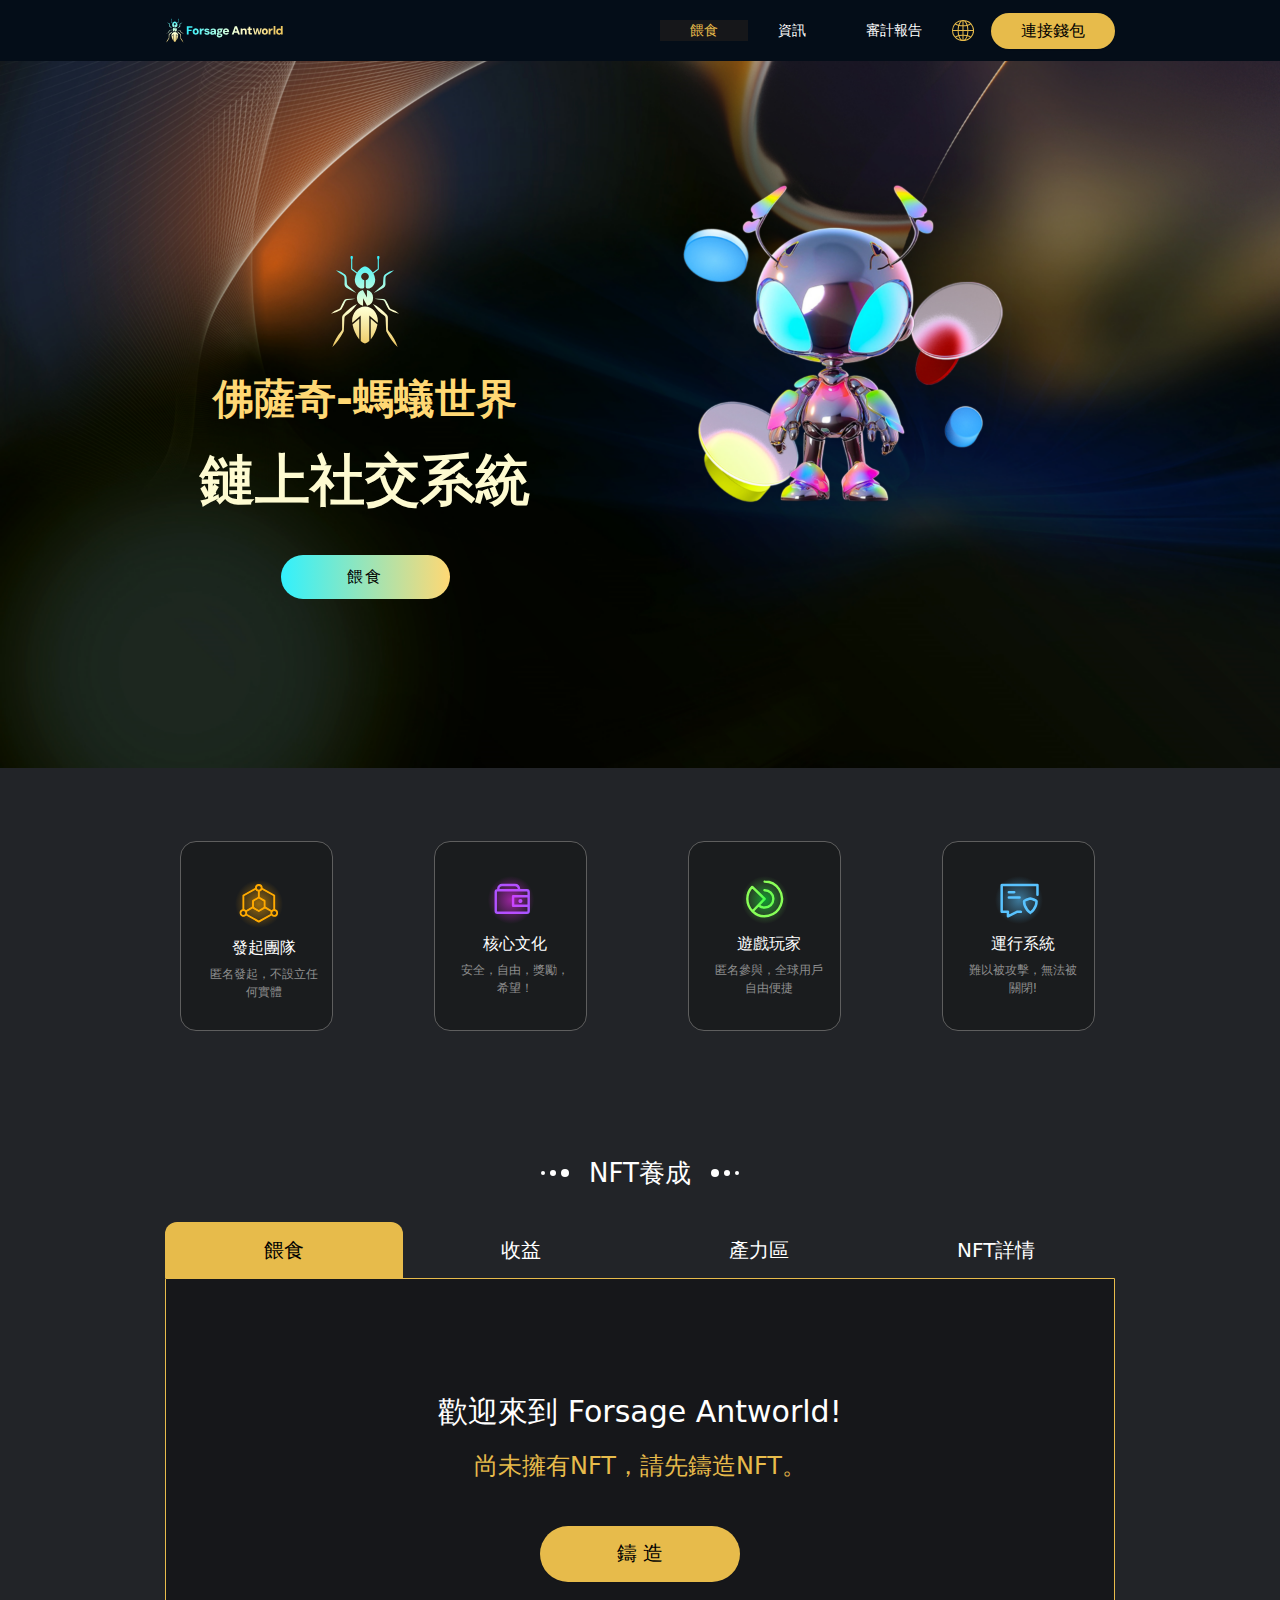
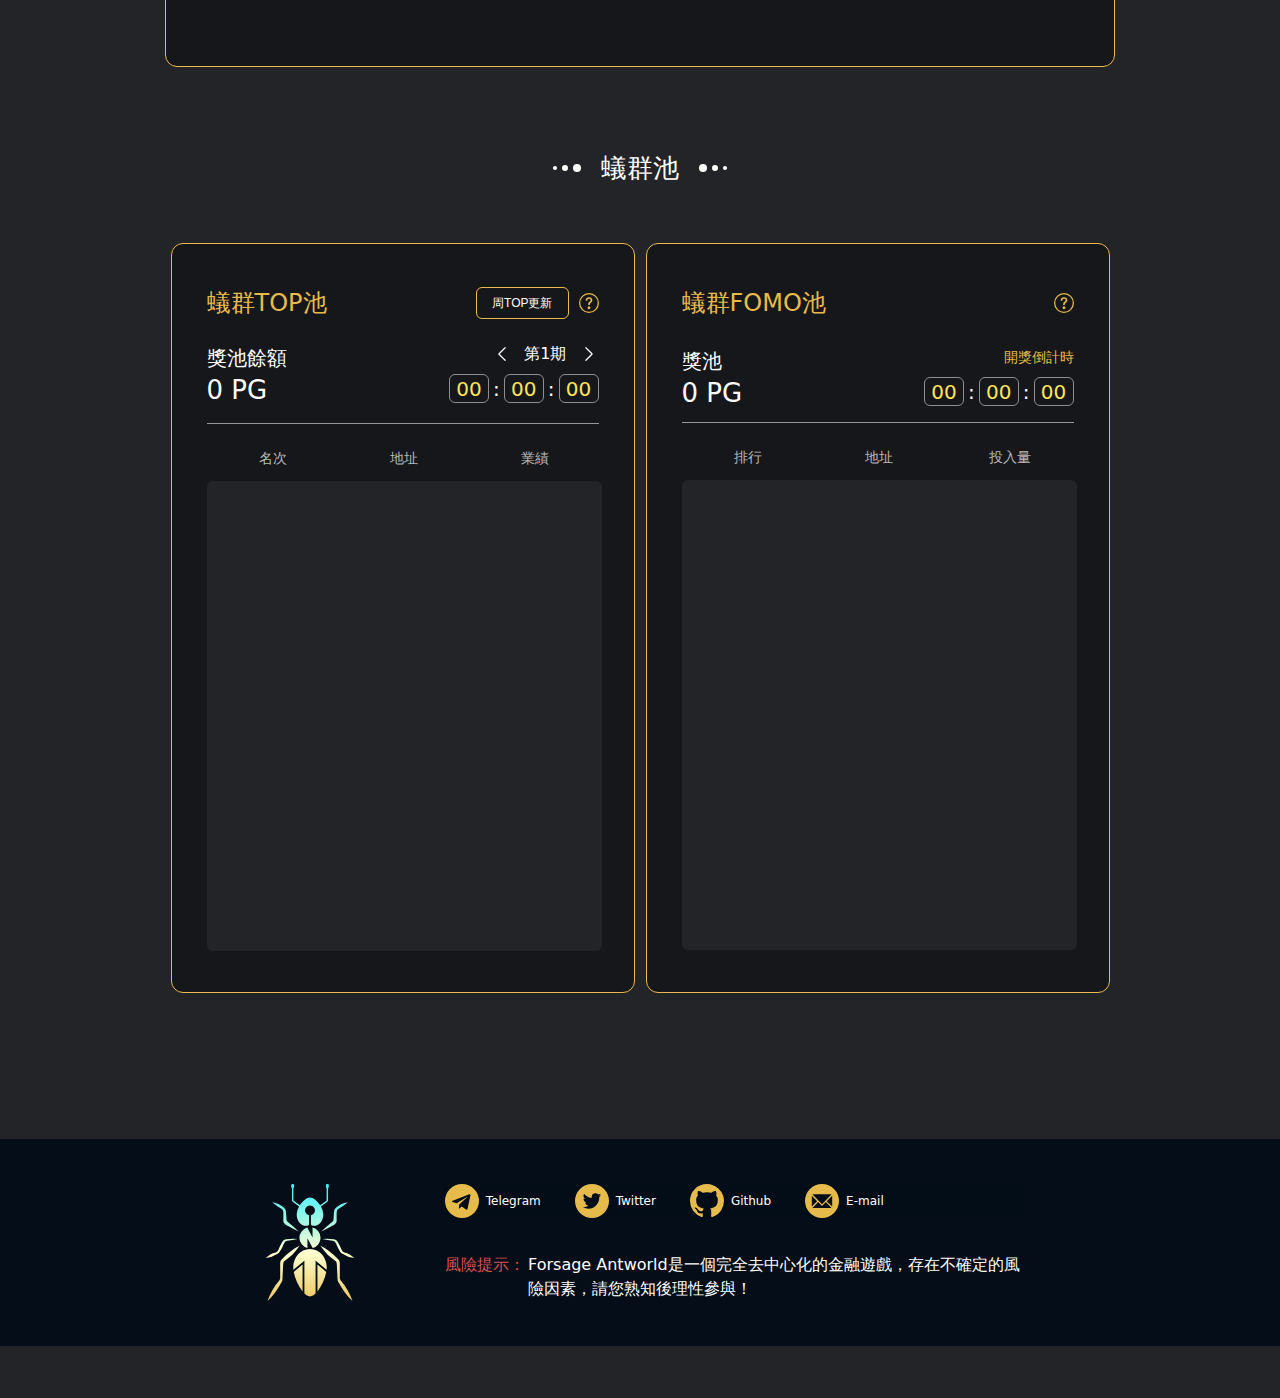
<file: index.html>
<!DOCTYPE html><html lang="en" class="scroll-pt-12"><head><meta charSet="utf-8"/><meta name="viewport" content="width=device-width, initial-scale=1"/><link rel="stylesheet" href="/_next/static/css/a744a860cb9a7012.css" data-precedence="next"/><link rel="preload" href="/_next/static/chunks/webpack-804fc1e19af3a79d.js" as="script" fetchPriority="low"/><script src="/_next/static/chunks/fd9d1056-5d3c395faa790a6a.js" async=""></script><script src="/_next/static/chunks/650-ed747bd573e115c5.js" async=""></script><script src="/_next/static/chunks/main-app-7fe0e890c5eda651.js" async=""></script><link rel="preload" href="d3.v3.min.js" as="script"/><link rel="preload" href="liquidFillGauge.js" as="script"/><title>Forsage Antworld</title><link rel="icon" href="/_next/static/media/logo.5aa32865.png"/><script src="/_next/static/chunks/polyfills-c67a75d1b6f99dc8.js" noModule=""></script></head><body class="backgrounds pb-[3.25rem] pt-12"><script src="/_next/static/chunks/webpack-804fc1e19af3a79d.js" async=""></script><script>(self.__next_f=self.__next_f||[]).push([0])</script><script>self.__next_f.push([1,"1:HL[\"/_next/static/css/a744a860cb9a7012.css\",\"style\"]\n0:\"$L2\"\n"])</script><script>self.__next_f.push([1,"3:I{\"id\":63710,\"chunks\":[\"272:static/chunks/webpack-804fc1e19af3a79d.js\",\"971:static/chunks/fd9d1056-5d3c395faa790a6a.js\",\"650:static/chunks/650-ed747bd573e115c5.js\"],\"name\":\"\",\"async\":false}\n5:I{\"id\":61271,\"chunks\":[\"272:static/chunks/webpack-804fc1e19af3a79d.js\",\"971:static/chunks/fd9d1056-5d3c395faa790a6a.js\",\"650:static/chunks/650-ed747bd573e115c5.js\"],\"name\":\"\",\"async\":false}\n6:I{\"id\":64964,\"chunks\":[\"765:static/chunks/765-0d010efcfa415027.js\",\"410:static/chunks/410-dc34de2667847501.js\",\"121:static/chu"])</script><script>self.__next_f.push([1,"nks/121-bba08cdeccdf0629.js\",\"185:static/chunks/app/layout-f3c6ef0ffdd05719.js\"],\"name\":\"Providers\",\"async\":false}\n7:I{\"id\":13602,\"chunks\":[\"272:static/chunks/webpack-804fc1e19af3a79d.js\",\"971:static/chunks/fd9d1056-5d3c395faa790a6a.js\",\"650:static/chunks/650-ed747bd573e115c5.js\"],\"name\":\"\",\"async\":false}\n8:I{\"id\":99347,\"chunks\":[\"272:static/chunks/webpack-804fc1e19af3a79d.js\",\"971:static/chunks/fd9d1056-5d3c395faa790a6a.js\",\"650:static/chunks/650-ed747bd573e115c5.js\"],\"name\":\"\",\"async\":false}\na:I{\"id\":8782"])</script><script>self.__next_f.push([1,"4,\"chunks\":[\"272:static/chunks/webpack-804fc1e19af3a79d.js\",\"971:static/chunks/fd9d1056-5d3c395faa790a6a.js\",\"650:static/chunks/650-ed747bd573e115c5.js\"],\"name\":\"\",\"async\":false}\nb:I{\"id\":36034,\"chunks\":[\"765:static/chunks/765-0d010efcfa415027.js\",\"108:static/chunks/108-0b7c9729b291adb1.js\",\"121:static/chunks/121-bba08cdeccdf0629.js\",\"931:static/chunks/app/page-82075b12442a94db.js\"],\"name\":\"\",\"async\":false}\nc:I{\"id\":61410,\"chunks\":[\"765:static/chunks/765-0d010efcfa415027.js\",\"410:static/chunks/410-dc34de266"])</script><script>self.__next_f.push([1,"7847501.js\",\"121:static/chunks/121-bba08cdeccdf0629.js\",\"185:static/chunks/app/layout-f3c6ef0ffdd05719.js\"],\"name\":\"\",\"async\":false}\n"])</script><script>self.__next_f.push([1,"2:[[[\"$\",\"link\",\"0\",{\"rel\":\"stylesheet\",\"href\":\"/_next/static/css/a744a860cb9a7012.css\",\"precedence\":\"next\"}]],[\"$\",\"$L3\",null,{\"buildId\":\"ZNSpWokgrMJ5dQVdfMpDx\",\"assetPrefix\":\"\",\"initialCanonicalUrl\":\"/\",\"initialTree\":[\"\",{\"children\":[\"__PAGE__\",{}]},\"$undefined\",\"$undefined\",true],\"initialHead\":[false,\"$L4\"],\"globalErrorComponent\":\"$5\",\"children\":[null,[\"$\",\"html\",null,{\"lang\":\"en\",\"className\":\"scroll-pt-12\",\"children\":[[\"$\",\"body\",null,{\"className\":\"backgrounds pb-[3.25rem] pt-12\",\"children\":[\"$\",\"$L6\",null,{\"children\":[\"$\",\"$L7\",null,{\"parallelRouterKey\":\"children\",\"segmentPath\":[\"children\"],\"loading\":\"$undefined\",\"loadingStyles\":\"$undefined\",\"hasLoading\":false,\"error\":\"$undefined\",\"errorStyles\":\"$undefined\",\"template\":[\"$\",\"$L8\",null,{}],\"templateStyles\":\"$undefined\",\"notFound\":[[\"$\",\"title\",null,{\"children\":\"404: This page could not be found.\"}],[\"$\",\"div\",null,{\"style\":{\"fontFamily\":\"system-ui,\\\"Segoe UI\\\",Roboto,Helvetica,Arial,sans-serif,\\\"Apple Color Emoji\\\",\\\"Segoe UI Emoji\\\"\",\"height\":\"100vh\",\"textAlign\":\"center\",\"display\":\"flex\",\"flexDirection\":\"column\",\"alignItems\":\"center\",\"justifyContent\":\"center\"},\"children\":[\"$\",\"div\",null,{\"children\":[[\"$\",\"style\",null,{\"dangerouslySetInnerHTML\":{\"__html\":\"body{color:#000;background:#fff;margin:0}.next-error-h1{border-right:1px solid rgba(0,0,0,.3)}@media (prefers-color-scheme:dark){body{color:#fff;background:#000}.next-error-h1{border-right:1px solid rgba(255,255,255,.3)}}\"}}],[\"$\",\"h1\",null,{\"className\":\"next-error-h1\",\"style\":{\"display\":\"inline-block\",\"margin\":\"0 20px 0 0\",\"padding\":\"0 23px 0 0\",\"fontSize\":24,\"fontWeight\":500,\"verticalAlign\":\"top\",\"lineHeight\":\"49px\"},\"children\":\"404\"}],[\"$\",\"div\",null,{\"style\":{\"display\":\"inline-block\"},\"children\":[\"$\",\"h2\",null,{\"style\":{\"fontSize\":14,\"fontWeight\":400,\"lineHeight\":\"49px\",\"margin\":0},\"children\":\"This page could not be found.\"}]}]]}]}]],\"notFoundStyles\":[],\"childProp\":{\"current\":[\"$L9\",[\"$\",\"$La\",null,{\"propsForComponent\":{\"params\":{}},\"Component\":\"$b\"}],null],\"segment\":\"__PAGE__\"},\"styles\":[]}]}]}],[\"$\",\"$Lc\",null,{\"src\":\"d3.v3.min.js\"}],[\"$\",\"$Lc\",null,{\"src\":\"liquidFillGauge.js\"}]]}],null]}]]\n"])</script><script>self.__next_f.push([1,"4:[[\"$\",\"meta\",\"0\",{\"charSet\":\"utf-8\"}],[\"$\",\"title\",\"1\",{\"children\":\"Forsage Antworld\"}],[\"$\",\"meta\",\"2\",{\"name\":\"viewport\",\"content\":\"width=device-width, initial-scale=1\"}],[\"$\",\"link\",\"3\",{\"rel\":\"icon\",\"href\":\"/_next/static/media/logo.5aa32865.png\"}]]\n9:null\n"])</script></body></html>
</file>
<file: _next/static/css/a744a860cb9a7012.css>
/*
! tailwindcss v3.3.3 | MIT License | https://tailwindcss.com
*/*,:after,:before{box-sizing:border-box;border:0 solid #e5e7eb}:after,:before{--tw-content:""}html{line-height:1.5;-webkit-text-size-adjust:100%;-moz-tab-size:4;-o-tab-size:4;tab-size:4;font-family:ui-sans-serif,system-ui,-apple-system,BlinkMacSystemFont,Segoe UI,Roboto,Helvetica Neue,Arial,Noto Sans,sans-serif,Apple Color Emoji,Segoe UI Emoji,Segoe UI Symbol,Noto Color Emoji;font-feature-settings:normal;font-variation-settings:normal}body{margin:0;line-height:inherit}hr{height:0;color:inherit;border-top-width:1px}abbr:where([title]){-webkit-text-decoration:underline dotted;text-decoration:underline dotted}h1,h2,h3,h4,h5,h6{font-size:inherit;font-weight:inherit}a{color:inherit;text-decoration:inherit}b,strong{font-weight:bolder}code,kbd,pre,samp{font-family:ui-monospace,SFMono-Regular,Menlo,Monaco,Consolas,Liberation Mono,Courier New,monospace;font-size:1em}small{font-size:80%}sub,sup{font-size:75%;line-height:0;position:relative;vertical-align:baseline}sub{bottom:-.25em}sup{top:-.5em}table{text-indent:0;border-color:inherit;border-collapse:collapse}button,input,optgroup,select,textarea{font-family:inherit;font-feature-settings:inherit;font-variation-settings:inherit;font-size:100%;font-weight:inherit;line-height:inherit;color:inherit;margin:0;padding:0}button,select{text-transform:none}[type=button],[type=reset],[type=submit],button{-webkit-appearance:button;background-color:transparent;background-image:none}:-moz-focusring{outline:auto}:-moz-ui-invalid{box-shadow:none}progress{vertical-align:baseline}::-webkit-inner-spin-button,::-webkit-outer-spin-button{height:auto}[type=search]{-webkit-appearance:textfield;outline-offset:-2px}::-webkit-search-decoration{-webkit-appearance:none}::-webkit-file-upload-button{-webkit-appearance:button;font:inherit}summary{display:list-item}blockquote,dd,dl,figure,h1,h2,h3,h4,h5,h6,hr,p,pre{margin:0}fieldset{margin:0}fieldset,legend{padding:0}menu,ol,ul{list-style:none;margin:0;padding:0}dialog{padding:0}textarea{resize:vertical}input::-moz-placeholder,textarea::-moz-placeholder{opacity:1;color:#9ca3af}input::placeholder,textarea::placeholder{opacity:1;color:#9ca3af}[role=button],button{cursor:pointer}:disabled{cursor:default}audio,canvas,embed,iframe,img,object,svg,video{display:block;vertical-align:middle}img,video{max-width:100%;height:auto}[hidden]{display:none}*,:after,:before{--tw-border-spacing-x:0;--tw-border-spacing-y:0;--tw-translate-x:0;--tw-translate-y:0;--tw-rotate:0;--tw-skew-x:0;--tw-skew-y:0;--tw-scale-x:1;--tw-scale-y:1;--tw-pan-x: ;--tw-pan-y: ;--tw-pinch-zoom: ;--tw-scroll-snap-strictness:proximity;--tw-gradient-from-position: ;--tw-gradient-via-position: ;--tw-gradient-to-position: ;--tw-ordinal: ;--tw-slashed-zero: ;--tw-numeric-figure: ;--tw-numeric-spacing: ;--tw-numeric-fraction: ;--tw-ring-inset: ;--tw-ring-offset-width:0px;--tw-ring-offset-color:#fff;--tw-ring-color:rgba(59,130,246,.5);--tw-ring-offset-shadow:0 0 #0000;--tw-ring-shadow:0 0 #0000;--tw-shadow:0 0 #0000;--tw-shadow-colored:0 0 #0000;--tw-blur: ;--tw-brightness: ;--tw-contrast: ;--tw-grayscale: ;--tw-hue-rotate: ;--tw-invert: ;--tw-saturate: ;--tw-sepia: ;--tw-drop-shadow: ;--tw-backdrop-blur: ;--tw-backdrop-brightness: ;--tw-backdrop-contrast: ;--tw-backdrop-grayscale: ;--tw-backdrop-hue-rotate: ;--tw-backdrop-invert: ;--tw-backdrop-opacity: ;--tw-backdrop-saturate: ;--tw-backdrop-sepia: }::backdrop{--tw-border-spacing-x:0;--tw-border-spacing-y:0;--tw-translate-x:0;--tw-translate-y:0;--tw-rotate:0;--tw-skew-x:0;--tw-skew-y:0;--tw-scale-x:1;--tw-scale-y:1;--tw-pan-x: ;--tw-pan-y: ;--tw-pinch-zoom: ;--tw-scroll-snap-strictness:proximity;--tw-gradient-from-position: ;--tw-gradient-via-position: ;--tw-gradient-to-position: ;--tw-ordinal: ;--tw-slashed-zero: ;--tw-numeric-figure: ;--tw-numeric-spacing: ;--tw-numeric-fraction: ;--tw-ring-inset: ;--tw-ring-offset-width:0px;--tw-ring-offset-color:#fff;--tw-ring-color:rgba(59,130,246,.5);--tw-ring-offset-shadow:0 0 #0000;--tw-ring-shadow:0 0 #0000;--tw-shadow:0 0 #0000;--tw-shadow-colored:0 0 #0000;--tw-blur: ;--tw-brightness: ;--tw-contrast: ;--tw-grayscale: ;--tw-hue-rotate: ;--tw-invert: ;--tw-saturate: ;--tw-sepia: ;--tw-drop-shadow: ;--tw-backdrop-blur: ;--tw-backdrop-brightness: ;--tw-backdrop-contrast: ;--tw-backdrop-grayscale: ;--tw-backdrop-hue-rotate: ;--tw-backdrop-invert: ;--tw-backdrop-opacity: ;--tw-backdrop-saturate: ;--tw-backdrop-sepia: }.backgrounds{background:#222428}.boxShadow{box-shadow:"0 0 6px 1px #E7BB4B"}.tag-active{display:flex;height:100%;width:100%;align-items:center;justify-content:center;border-top-left-radius:.75rem;border-top-right-radius:.75rem;--tw-bg-opacity:1;background-color:rgb(231 187 75/var(--tw-bg-opacity));text-align:center;font-weight:400;line-height:2.5rem;--tw-text-opacity:1;color:rgb(0 0 0/var(--tw-text-opacity))}.participate::-webkit-outer-spin-button,input::-webkit-inner-spin-button{-webkit-appearance:none}.participate[type=number]{-moz-appearance:textfield}.mask-modal{position:fixed;left:0;top:0;z-index:10;height:100vh;width:100%;background-color:rgba(0,0,0,.6)}.same-btn{height:2.1875rem;width:8.375rem;border-radius:1.75rem;border-style:none;background-color:#e7bb4b;font-size:.875rem;--tw-text-opacity:1;color:rgb(0 0 0/var(--tw-text-opacity))}@media (min-width:1024px){.same-btn{height:56px;width:200px;font-size:20px}}button:hover{border:1px solid #e7bb4b!important;color:#fff!important}.ListContent::-webkit-scrollbar{width:10px}.ListContent::-webkit-scrollbar-track{background:none}.ListContent::-webkit-scrollbar-thumb{background:#e7bb4b}@keyframes blink{50%{opacity:0}}@keyframes move{0%{transform:translateY(0)}50%{transform:translateY(90px)}to{transform:translateY(0)}}@keyframes rotate{0%{transform:rotate(0deg)}to{transform:rotate(1turn)}}.menu{left:-180px;width:180px;height:100%;background-color:#f8f8f8;overflow:auto;animation:slidein .5s ease-in-out forwards;transition:left .25s ease-in-out}@keyframes slidein{0%{left:-100%}to{left:0}}.menu.show{left:0;animation:slidein .5s ease-in-out forwards;transition:left .25s ease-in-out}.other-radio .ant-space .ant-space-item .ant-radio-wrapper{background-color:transparent!important;color:#fff}.other-radio .ant-space .ant-space-item .ant-radio-wrapper .ant-radio-inner{background-color:transparent;border-color:#97b9ff}.other-radio .ant-space .ant-space-item .ant-radio-wrapper .ant-radio-checked .ant-radio-inner:after{transform:scale(.5);background-color:#e7bb4b}@keyframes ripple{0%{transform:scale(1);opacity:1}to{transform:scale(1.5);opacity:0}}.fixed{position:fixed}.absolute{position:absolute}.relative{position:relative}.inset-0{inset:0}.bottom-\[0px\]{bottom:0}.bottom-\[20px\]{bottom:20px}.left-0{left:0}.left-\[20px\]{left:20px}.right-0{right:0}.right-5{right:1.25rem}.right-\[10px\]{right:10px}.right-\[18px\]{right:18px}.right-\[1rem\]{right:1rem}.right-\[20px\]{right:20px}.top-0{top:0}.top-5{top:1.25rem}.top-\[-5px\]{top:-5px}.top-\[25\%\]{top:25%}.top-\[35px\]{top:35px}.top-\[50px\]{top:50px}.top-\[60px\]{top:60px}.z-10{z-index:10}.z-20{z-index:20}.z-\[1\]{z-index:1}.col-span-2{grid-column:span 2/span 2}.m-\[\.4375rem\]{margin:.4375rem}.m-\[0\.5px\]{margin:.5px}.m-auto{margin:auto}.mx-1{margin-left:.25rem;margin-right:.25rem}.mx-3{margin-left:.75rem;margin-right:.75rem}.mx-5{margin-left:1.25rem;margin-right:1.25rem}.mx-auto{margin-left:auto;margin-right:auto}.my-\[10px\]{margin-top:10px;margin-bottom:10px}.my-\[20px\]{margin-top:20px;margin-bottom:20px}.-mt-\[\.375rem\]{margin-top:-.375rem}.mb-7{margin-bottom:1.75rem}.mb-\[1\.5625rem\]{margin-bottom:1.5625rem}.mb-\[12px\]{margin-bottom:12px}.mb-\[146px\]{margin-bottom:146px}.mb-\[15px\]{margin-bottom:15px}.mb-\[16px\]{margin-bottom:16px}.mb-\[2\.375rem\]{margin-bottom:2.375rem}.mb-\[22px\]{margin-bottom:22px}.mb-\[27px\]{margin-bottom:27px}.mb-\[32px\]{margin-bottom:32px}.mb-\[33px\]{margin-bottom:33px}.mb-\[40px\]{margin-bottom:40px}.mb-\[44px\]{margin-bottom:44px}.mb-\[45px\]{margin-bottom:45px}.mb-\[7px\]{margin-bottom:7px}.mb-\[8px\]{margin-bottom:8px}.ml-1{margin-left:.25rem}.ml-3{margin-left:.75rem}.ml-\[\.125rem\]{margin-left:.125rem}.ml-\[\.1875rem\]{margin-left:.1875rem}.ml-\[\.5625rem\]{margin-left:.5625rem}.ml-\[10px\]{margin-left:10px}.ml-\[16px\]{margin-left:16px}.ml-\[17px\]{margin-left:17px}.ml-\[20px\]{margin-left:20px}.ml-\[30px\]{margin-left:30px}.ml-\[9px\]{margin-left:9px}.mr-\[\.4375rem\]{margin-right:.4375rem}.mr-\[\.5625rem\]{margin-right:.5625rem}.mr-\[10px\]{margin-right:10px}.mr-\[20px\]{margin-right:20px}.mr-\[24px\]{margin-right:24px}.mr-\[2px\]{margin-right:2px}.mr-\[30px\]{margin-right:30px}.mr-\[5px\]{margin-right:5px}.mr-\[7px\]{margin-right:7px}.mt-10{margin-top:2.5rem}.mt-2{margin-top:.5rem}.mt-3{margin-top:.75rem}.mt-4{margin-top:1rem}.mt-8{margin-top:2rem}.mt-\[\.1875rem\]{margin-top:.1875rem}.mt-\[\.9375rem\]{margin-top:.9375rem}.mt-\[1\.0625rem\]{margin-top:1.0625rem}.mt-\[1\.625rem\]{margin-top:1.625rem}.mt-\[1\.875rem\]{margin-top:1.875rem}.mt-\[100px\]{margin-top:100px}.mt-\[10px\]{margin-top:10px}.mt-\[12px\]{margin-top:12px}.mt-\[2\.125rem\]{margin-top:2.125rem}.mt-\[2\.625rem\]{margin-top:2.625rem}.mt-\[2\.9375rem\]{margin-top:2.9375rem}.mt-\[20px\]{margin-top:20px}.mt-\[21px\]{margin-top:21px}.mt-\[22px\]{margin-top:22px}.mt-\[3\.1875rem\]{margin-top:3.1875rem}.mt-\[30px\]{margin-top:30px}.mt-\[36px\]{margin-top:36px}.mt-\[4\.125rem\]{margin-top:4.125rem}.mt-\[40px\]{margin-top:40px}.mt-\[44px\]{margin-top:44px}.mt-\[50px\]{margin-top:50px}.mt-\[54px\]{margin-top:54px}.mt-\[70px\]{margin-top:70px}.mt-\[7px\]{margin-top:7px}.box-border{box-sizing:border-box}.block{display:block}.inline-block{display:inline-block}.flex{display:flex}.grid{display:grid}.hidden{display:none}.h-10{height:2.5rem}.h-11{height:2.75rem}.h-12{height:3rem}.h-24{height:6rem}.h-3{height:.75rem}.h-7{height:1.75rem}.h-\[100\%\]{height:100%}.h-\[100\.09px\]{height:100.09px}.h-\[117px\]{height:117px}.h-\[120px\]{height:120px}.h-\[19px\]{height:19px}.h-\[20px\]{height:20px}.h-\[217px\]{height:217px}.h-\[229px\]{height:229px}.h-\[24px\]{height:24px}.h-\[250px\]{height:250px}.h-\[255px\]{height:255px}.h-\[26px\]{height:26px}.h-\[272px\]{height:272px}.h-\[297px\]{height:297px}.h-\[3\.125rem\]{height:3.125rem}.h-\[30px\]{height:30px}.h-\[30rem\]{height:30rem}.h-\[36px\]{height:36px}.h-\[4\.875rem\]{height:4.875rem}.h-\[40px\]{height:40px}.h-\[470px\]{height:470px}.h-\[50\.46px\]{height:50.46px}.h-\[58\.86px\]{height:58.86px}.h-\[61px\]{height:61px}.h-\[67\.32px\]{height:67.32px}.h-\[76\.69px\]{height:76.69px}.h-\[88\.31px\]{height:88.31px}.h-\[9px\]{height:9px}.h-full{height:100%}.min-h-\[70\%\]{min-height:70%}.w-20{width:5rem}.w-24{width:6rem}.w-3{width:.75rem}.w-4{width:1rem}.w-40{width:10rem}.w-6{width:1.5rem}.w-7{width:1.75rem}.w-\[\.9681rem\]{width:.9681rem}.w-\[1\.1612rem\]{width:1.1612rem}.w-\[1\.1675rem\]{width:1.1675rem}.w-\[1\.3125rem\]{width:1.3125rem}.w-\[1\.36rem\]{width:1.36rem}.w-\[100\%\]{width:100%}.w-\[100px\]{width:100px}.w-\[106px\]{width:106px}.w-\[110px\]{width:110px}.w-\[113px\]{width:113px}.w-\[118px\]{width:118px}.w-\[158px\]{width:158px}.w-\[16\.99px\]{width:16.99px}.w-\[16px\]{width:16px}.w-\[17px\]{width:17px}.w-\[180px\]{width:180px}.w-\[18px\]{width:18px}.w-\[1rem\]{width:1rem}.w-\[20px\]{width:20px}.w-\[21\.1875rem\]{width:21.1875rem}.w-\[21\.5625rem\]{width:21.5625rem}.w-\[210px\]{width:210px}.w-\[238px\]{width:238px}.w-\[24px\]{width:24px}.w-\[26px\]{width:26px}.w-\[300px\]{width:300px}.w-\[313px\]{width:313px}.w-\[338\.5px\]{width:338.5px}.w-\[35px\]{width:35px}.w-\[485px\]{width:485px}.w-\[49\.76px\]{width:49.76px}.w-\[49px\]{width:49px}.w-\[6\.3288rem\]{width:6.3288rem}.w-\[79px\]{width:79px}.w-\[950px\]{width:950px}.w-\[9px\]{width:9px}.w-full{width:100%}.w-screen{width:100vw}.flex-1{flex:1 1 0%}.translate-y-0{--tw-translate-y:0px}.translate-y-0,.translate-y-4{transform:translate(var(--tw-translate-x),var(--tw-translate-y)) rotate(var(--tw-rotate)) skewX(var(--tw-skew-x)) skewY(var(--tw-skew-y)) scaleX(var(--tw-scale-x)) scaleY(var(--tw-scale-y))}.translate-y-4{--tw-translate-y:1rem}.rotate-180{--tw-rotate:180deg}.rotate-180,.transform{transform:translate(var(--tw-translate-x),var(--tw-translate-y)) rotate(var(--tw-rotate)) skewX(var(--tw-skew-x)) skewY(var(--tw-skew-y)) scaleX(var(--tw-scale-x)) scaleY(var(--tw-scale-y))}.cursor-pointer{cursor:pointer}.scroll-pt-12{scroll-padding-top:3rem}.grid-flow-col{grid-auto-flow:column}.grid-cols-2{grid-template-columns:repeat(2,minmax(0,1fr))}.grid-cols-3{grid-template-columns:repeat(3,minmax(0,1fr))}.grid-cols-4{grid-template-columns:repeat(4,minmax(0,1fr))}.grid-rows-2{grid-template-rows:repeat(2,minmax(0,1fr))}.flex-col{flex-direction:column}.content-center{align-content:center}.content-baseline{align-content:baseline}.items-start{align-items:flex-start}.items-end{align-items:flex-end}.items-center{align-items:center}.items-baseline{align-items:baseline}.justify-center{justify-content:center}.justify-between{justify-content:space-between}.justify-around{justify-content:space-around}.justify-items-center{justify-items:center}.gap-2{gap:.5rem}.gap-\[60px\!important\]{gap:60px!important}.justify-self-end{justify-self:end}.justify-self-center{justify-self:center}.overflow-auto{overflow:auto}.overflow-hidden{overflow:hidden}.overflow-y-auto{overflow-y:auto}.break-all{word-break:break-all}.rounded{border-radius:.25rem}.rounded-3xl{border-radius:1.5rem}.rounded-\[0\.625rem\]{border-radius:.625rem}.rounded-\[10px\]{border-radius:10px}.rounded-\[16px\]{border-radius:16px}.rounded-\[4px\]{border-radius:4px}.rounded-\[6px\]{border-radius:6px}.rounded-\[8px\]{border-radius:8px}.rounded-full{border-radius:9999px}.rounded-lg{border-radius:.5rem}.rounded-md{border-radius:.375rem}.rounded-xl{border-radius:.75rem}.rounded-b-xl{border-bottom-right-radius:.75rem;border-bottom-left-radius:.75rem}.rounded-t-lg{border-top-left-radius:.5rem;border-top-right-radius:.5rem}.rounded-tl-xl{border-top-left-radius:.75rem}.border{border-width:1px}.border-2{border-width:2px}.border-\[1px\]{border-width:1px}.border-b,.border-b-\[1px\]{border-bottom-width:1px}.border-t{border-top-width:1px}.border-dashed{border-style:dashed}.border-\[\#021141\]{--tw-border-opacity:1;border-color:rgb(2 17 65/var(--tw-border-opacity))}.border-\[\#30EFFC\]{--tw-border-opacity:1;border-color:rgb(48 239 252/var(--tw-border-opacity))}.border-\[\#31F1FD\]{--tw-border-opacity:1;border-color:rgb(49 241 253/var(--tw-border-opacity))}.border-\[\#404040\]{--tw-border-opacity:1;border-color:rgb(64 64 64/var(--tw-border-opacity))}.border-\[\#4895FF\]{--tw-border-opacity:1;border-color:rgb(72 149 255/var(--tw-border-opacity))}.border-\[\#5E5E5E\]{--tw-border-opacity:1;border-color:rgb(94 94 94/var(--tw-border-opacity))}.border-\[\#8E8E8E\]{--tw-border-opacity:1;border-color:rgb(142 142 142/var(--tw-border-opacity))}.border-\[\#979797\]{--tw-border-opacity:1;border-color:rgb(151 151 151/var(--tw-border-opacity))}.border-\[\#B9B9B9\]{--tw-border-opacity:1;border-color:rgb(185 185 185/var(--tw-border-opacity))}.border-\[\#E7BB4B\!important\]{border-color:#e7bb4b!important}.border-\[\#E7BB4B\]{--tw-border-opacity:1;border-color:rgb(231 187 75/var(--tw-border-opacity))}.border-black{--tw-border-opacity:1;border-color:rgb(0 0 0/var(--tw-border-opacity))}.border-white\/\[0\.2\]{border-color:hsla(0,0%,100%,.2)}.border-b-\[\#3D3D3D\]{--tw-border-opacity:1;border-bottom-color:rgb(61 61 61/var(--tw-border-opacity))}.bg-\[\#020409\]{--tw-bg-opacity:1;background-color:rgb(2 4 9/var(--tw-bg-opacity))}.bg-\[\#040D18\]{--tw-bg-opacity:1;background-color:rgb(4 13 24/var(--tw-bg-opacity))}.bg-\[\#040D18\]\/\[\.6\]{background-color:rgba(4,13,24,.6)}.bg-\[\#16171A\]{--tw-bg-opacity:1;background-color:rgb(22 23 26/var(--tw-bg-opacity))}.bg-\[\#1A1C1E\]{--tw-bg-opacity:1;background-color:rgb(26 28 30/var(--tw-bg-opacity))}.bg-\[\#222428\]{--tw-bg-opacity:1;background-color:rgb(34 36 40/var(--tw-bg-opacity))}.bg-\[\#283D79\]{--tw-bg-opacity:1;background-color:rgb(40 61 121/var(--tw-bg-opacity))}.bg-\[\#2E3034\]{--tw-bg-opacity:1;background-color:rgb(46 48 52/var(--tw-bg-opacity))}.bg-\[\#D3D3D3\!important\]{background-color:#d3d3d3!important}.bg-\[\#E7BB4B\]{--tw-bg-opacity:1;background-color:rgb(231 187 75/var(--tw-bg-opacity))}.bg-\[rgba\(0\2c 0\2c 0\2c \.5\)\]{background-color:rgba(0,0,0,.5)}.bg-black{--tw-bg-opacity:1;background-color:rgb(0 0 0/var(--tw-bg-opacity))}.bg-black\/\[\.35\]{background-color:rgba(0,0,0,.35)}.bg-transparent{background-color:transparent}.bg-opacity-75{--tw-bg-opacity:0.75}.bg-\[url\(\'\.\.\/assets\/home\/head-bg\.png\'\)\]{background-image:url(/_next/static/media/head-bg.79f4713b.png)}.bg-gradient-to-l{background-image:linear-gradient(to left,var(--tw-gradient-stops))}.bg-gradient-to-r{background-image:linear-gradient(to right,var(--tw-gradient-stops))}.from-\[\#31F1FD\]{--tw-gradient-from:#31f1fd var(--tw-gradient-from-position);--tw-gradient-to:rgba(49,241,253,0) var(--tw-gradient-to-position);--tw-gradient-stops:var(--tw-gradient-from),var(--tw-gradient-to)}.from-\[\#E7BB4B\]{--tw-gradient-from:#e7bb4b var(--tw-gradient-from-position);--tw-gradient-to:rgba(231,187,75,0) var(--tw-gradient-to-position);--tw-gradient-stops:var(--tw-gradient-from),var(--tw-gradient-to)}.from-\[\#e7bb4b5c\]{--tw-gradient-from:#e7bb4b5c var(--tw-gradient-from-position);--tw-gradient-to:rgba(231,187,75,0) var(--tw-gradient-to-position);--tw-gradient-stops:var(--tw-gradient-from),var(--tw-gradient-to)}.from-10\%{--tw-gradient-from-position:10%}.via-\[\#e7bb4b5c\]{--tw-gradient-to:rgba(231,187,75,0) var(--tw-gradient-to-position);--tw-gradient-stops:var(--tw-gradient-from),#e7bb4b5c var(--tw-gradient-via-position),var(--tw-gradient-to)}.via-50\%{--tw-gradient-via-position:50%}.to-\[\#E7BB4B\]{--tw-gradient-to:#e7bb4b var(--tw-gradient-to-position)}.to-\[\#FFD874\]{--tw-gradient-to:#ffd874 var(--tw-gradient-to-position)}.bg-\[100\%\2c 100\%\]{background-size:100%,100%}.bg-contain{background-size:contain}.bg-no-repeat{background-repeat:no-repeat}.p-3{padding:.75rem}.p-4{padding:1rem}.p-\[10px\]{padding:10px}.p-\[16px\]{padding:16px}.p-\[20px\]{padding:20px}.px-4{padding-left:1rem;padding-right:1rem}.px-\[\.9375rem\]{padding-left:.9375rem;padding-right:.9375rem}.px-\[1\.0625rem\]{padding-left:1.0625rem;padding-right:1.0625rem}.px-\[1\.1875rem\]{padding-left:1.1875rem;padding-right:1.1875rem}.px-\[1rem\]{padding-left:1rem;padding-right:1rem}.py-\[1\.375rem\]{padding-top:1.375rem;padding-bottom:1.375rem}.py-\[7px\]{padding-top:7px;padding-bottom:7px}.pb-1{padding-bottom:.25rem}.pb-12{padding-bottom:3rem}.pb-14{padding-bottom:3.5rem}.pb-\[\.3125rem\]{padding-bottom:.3125rem}.pb-\[10px\]{padding-bottom:10px}.pb-\[11px\]{padding-bottom:11px}.pb-\[20px\]{padding-bottom:20px}.pb-\[2px\]{padding-bottom:2px}.pb-\[3\.125rem\]{padding-bottom:3.125rem}.pb-\[3\.25rem\]{padding-bottom:3.25rem}.pb-\[45px\]{padding-bottom:45px}.pb-\[53px\]{padding-bottom:53px}.pl-2{padding-left:.5rem}.pl-5{padding-left:1.25rem}.pl-\[1\.875rem\]{padding-left:1.875rem}.pl-\[13px\]{padding-left:13px}.pl-\[15px\]{padding-left:15px}.pl-\[17px\]{padding-left:17px}.pl-\[20px\]{padding-left:20px}.pl-\[23px\]{padding-left:23px}.pl-\[30px\]{padding-left:30px}.pl-\[80px\]{padding-left:80px}.pl-\[8px\]{padding-left:8px}.pl-\[90px\]{padding-left:90px}.pr-4{padding-right:1rem}.pr-\[\.625rem\]{padding-right:.625rem}.pr-\[1\.875rem\]{padding-right:1.875rem}.pr-\[10px\]{padding-right:10px}.pr-\[13px\]{padding-right:13px}.pr-\[15px\]{padding-right:15px}.pr-\[23px\]{padding-right:23px}.pr-\[30px\]{padding-right:30px}.pr-\[8px\]{padding-right:8px}.pr-\[90px\]{padding-right:90px}.pt-12{padding-top:3rem}.pt-4{padding-top:1rem}.pt-\[1\.375rem\]{padding-top:1.375rem}.pt-\[10px\]{padding-top:10px}.pt-\[12px\]{padding-top:12px}.pt-\[20px\]{padding-top:20px}.pt-\[26px\]{padding-top:26px}.pt-\[2px\]{padding-top:2px}.pt-\[35px\]{padding-top:35px}.pt-\[45px\]{padding-top:45px}.text-left{text-align:left}.text-center{text-align:center}.text-\[\.625rem\]\/\[\.875rem\]{font-size:.625rem;line-height:.875rem}.text-\[10px\]{font-size:10px}.text-\[12px\]{font-size:12px}.text-\[14px\]{font-size:14px}.text-\[16px\]{font-size:16px}.text-\[17px\]{font-size:17px}.text-\[1rem\]{font-size:1rem}.text-\[26px\]{font-size:26px}.text-\[7px\]{font-size:7px}.text-base{font-size:1rem;line-height:1.5rem}.text-base\/\[1\.375rem\]{font-size:1rem;line-height:1.375rem}.text-lg\/\[1\.5625rem\]{font-size:1.125rem;line-height:1.5625rem}.text-sm{font-size:.875rem;line-height:1.25rem}.text-xl{font-size:1.25rem;line-height:1.75rem}.text-xs{font-size:.75rem;line-height:1rem}.text-xs\/6{font-size:.75rem;line-height:1.5rem}.font-\[500\]{font-weight:500}.font-\[900\]{font-weight:900}.font-light{font-weight:300}.font-normal{font-weight:400}.font-semibold{font-weight:600}.leading-\[19px\]{line-height:19px}.leading-\[29px\]{line-height:29px}.leading-\[42px\]{line-height:42px}.leading-\[50px\]{line-height:50px}.tracking-widest{letter-spacing:.1em}.text-\[\#2BF1FF\]{--tw-text-opacity:1;color:rgb(43 241 255/var(--tw-text-opacity))}.text-\[\#404040\]{--tw-text-opacity:1;color:rgb(64 64 64/var(--tw-text-opacity))}.text-\[\#4895FF\]{--tw-text-opacity:1;color:rgb(72 149 255/var(--tw-text-opacity))}.text-\[\#54628A\]{--tw-text-opacity:1;color:rgb(84 98 138/var(--tw-text-opacity))}.text-\[\#79A6D3\]{--tw-text-opacity:1;color:rgb(121 166 211/var(--tw-text-opacity))}.text-\[\#8E8E8E\]{--tw-text-opacity:1;color:rgb(142 142 142/var(--tw-text-opacity))}.text-\[\#97B9FF\]{--tw-text-opacity:1;color:rgb(151 185 255/var(--tw-text-opacity))}.text-\[\#B9B9B9\]{--tw-text-opacity:1;color:rgb(185 185 185/var(--tw-text-opacity))}.text-\[\#E7BB4B\]{--tw-text-opacity:1;color:rgb(231 187 75/var(--tw-text-opacity))}.text-\[\#FEFBD1\]{--tw-text-opacity:1;color:rgb(254 251 209/var(--tw-text-opacity))}.text-\[\#FFD874\]{--tw-text-opacity:1;color:rgb(255 216 116/var(--tw-text-opacity))}.text-\[\#FFE45D\]{--tw-text-opacity:1;color:rgb(255 228 93/var(--tw-text-opacity))}.text-\[\#FFFFFF\]{--tw-text-opacity:1;color:rgb(255 255 255/var(--tw-text-opacity))}.text-\[\#d85050\]{--tw-text-opacity:1;color:rgb(216 80 80/var(--tw-text-opacity))}.text-\[\#fff\!important\]{color:#fff!important}.text-\[\#fff\]{--tw-text-opacity:1;color:rgb(255 255 255/var(--tw-text-opacity))}.text-\[18\]{color:18}.text-\[red\]{--tw-text-opacity:1;color:rgb(255 0 0/var(--tw-text-opacity))}.text-black{--tw-text-opacity:1;color:rgb(0 0 0/var(--tw-text-opacity))}.text-white{--tw-text-opacity:1;color:rgb(255 255 255/var(--tw-text-opacity))}.placeholder-\[\#54628A\]::-moz-placeholder{--tw-placeholder-opacity:1;color:rgb(84 98 138/var(--tw-placeholder-opacity))}.placeholder-\[\#54628A\]::placeholder{--tw-placeholder-opacity:1;color:rgb(84 98 138/var(--tw-placeholder-opacity))}.opacity-0{opacity:0}.opacity-100{opacity:1}.shadow-xl{--tw-shadow:0 20px 25px -5px rgba(0,0,0,.1),0 8px 10px -6px rgba(0,0,0,.1);--tw-shadow-colored:0 20px 25px -5px var(--tw-shadow-color),0 8px 10px -6px var(--tw-shadow-color);box-shadow:var(--tw-ring-offset-shadow,0 0 #0000),var(--tw-ring-shadow,0 0 #0000),var(--tw-shadow)}.shadow-\[\#1A1C1E\]{--tw-shadow-color:#1a1c1e;--tw-shadow:var(--tw-shadow-colored)}.outline-none{outline:2px solid transparent;outline-offset:2px}.outline-0{outline-width:0}.filter{filter:var(--tw-blur) var(--tw-brightness) var(--tw-contrast) var(--tw-grayscale) var(--tw-hue-rotate) var(--tw-invert) var(--tw-saturate) var(--tw-sepia) var(--tw-drop-shadow)}.transition-all{transition-property:all;transition-timing-function:cubic-bezier(.4,0,.2,1);transition-duration:.15s}.transition-opacity{transition-property:opacity;transition-timing-function:cubic-bezier(.4,0,.2,1);transition-duration:.15s}.duration-200{transition-duration:.2s}.duration-300{transition-duration:.3s}.ease-in{transition-timing-function:cubic-bezier(.4,0,1,1)}.ease-out{transition-timing-function:cubic-bezier(0,0,.2,1)}.placeholder\:text-\[\#54628A\]::-moz-placeholder{--tw-text-opacity:1;color:rgb(84 98 138/var(--tw-text-opacity))}.placeholder\:text-\[\#54628A\]::placeholder{--tw-text-opacity:1;color:rgb(84 98 138/var(--tw-text-opacity))}.placeholder\:text-\[\#8E8E8E\]::-moz-placeholder{--tw-text-opacity:1;color:rgb(142 142 142/var(--tw-text-opacity))}.placeholder\:text-\[\#8E8E8E\]::placeholder{--tw-text-opacity:1;color:rgb(142 142 142/var(--tw-text-opacity))}.last\:border-b:last-child{border-bottom-width:1px}.last\:border-\[\#021141\]:last-child{--tw-border-opacity:1;border-color:rgb(2 17 65/var(--tw-border-opacity))}.last\:pb-\[140px\]:last-child{padding-bottom:140px}@media (min-width:640px){.sm\:my-8{margin-top:2rem;margin-bottom:2rem}.sm\:ml-4{margin-left:1rem}.sm\:mt-0{margin-top:0}.sm\:w-full{width:100%}.sm\:max-w-lg{max-width:32rem}.sm\:translate-y-0{--tw-translate-y:0px}.sm\:scale-100,.sm\:translate-y-0{transform:translate(var(--tw-translate-x),var(--tw-translate-y)) rotate(var(--tw-rotate)) skewX(var(--tw-skew-x)) skewY(var(--tw-skew-y)) scaleX(var(--tw-scale-x)) scaleY(var(--tw-scale-y))}.sm\:scale-100{--tw-scale-x:1;--tw-scale-y:1}.sm\:scale-95{--tw-scale-x:.95;--tw-scale-y:.95;transform:translate(var(--tw-translate-x),var(--tw-translate-y)) rotate(var(--tw-rotate)) skewX(var(--tw-skew-x)) skewY(var(--tw-skew-y)) scaleX(var(--tw-scale-x)) scaleY(var(--tw-scale-y))}.sm\:items-center{align-items:center}.sm\:p-0{padding:0}.sm\:p-6{padding:1.5rem}.sm\:pb-4{padding-bottom:1rem}.sm\:text-left{text-align:left}}@media (min-width:1024px){.lg\:right-\[-20px\]{right:-20px}.lg\:right-\[45px\]{right:45px}.lg\:right-\[inherit\]{right:inherit}.lg\:top-1{top:.25rem}.lg\:top-52{top:13rem}.lg\:m-auto{margin:auto}.lg\:my-\[20px\]{margin-top:20px;margin-bottom:20px}.lg\:mb-5{margin-bottom:1.25rem}.lg\:mb-7{margin-bottom:1.75rem}.lg\:mb-\[23px\]{margin-bottom:23px}.lg\:mb-\[50px\]{margin-bottom:50px}.lg\:mb-\[5px\]{margin-bottom:5px}.lg\:ml-\[-30px\]{margin-left:-30px}.lg\:mr-\[34px\]{margin-right:34px}.lg\:mt-10{margin-top:2.5rem}.lg\:mt-5{margin-top:1.25rem}.lg\:mt-\[10\%\]{margin-top:10%}.lg\:mt-\[100px\]{margin-top:100px}.lg\:mt-\[10px\]{margin-top:10px}.lg\:mt-\[300px\]{margin-top:300px}.lg\:mt-\[8px\]{margin-top:8px}.lg\:mt-\[90px\]{margin-top:90px}.lg\:h-\[1\.8125rem\]{height:1.8125rem}.lg\:h-\[100px\]{height:100px}.lg\:h-\[110px\]{height:110px}.lg\:h-\[120px\]{height:120px}.lg\:h-\[130px\]{height:130px}.lg\:h-\[150px\]{height:150px}.lg\:h-\[170px\]{height:170px}.lg\:h-\[190px\]{height:190px}.lg\:h-\[200px\]{height:200px}.lg\:h-\[20px\]{height:20px}.lg\:h-\[36px\]{height:36px}.lg\:h-\[380px\]{height:380px}.lg\:h-\[39px\]{height:39px}.lg\:h-\[400px\]{height:400px}.lg\:h-\[44px\]{height:44px}.lg\:h-\[48px\]{height:48px}.lg\:h-\[56px\]{height:56px}.lg\:h-\[60px\]{height:60px}.lg\:h-\[64rem\]{height:64rem}.lg\:h-\[70px\]{height:70px}.lg\:h-\[auto\]{height:auto}.lg\:w-5{width:1.25rem}.lg\:w-\[100\%\]{width:100%}.lg\:w-\[100px\]{width:100px}.lg\:w-\[105px\]{width:105px}.lg\:w-\[120px\]{width:120px}.lg\:w-\[124px\]{width:124px}.lg\:w-\[128px\]{width:128px}.lg\:w-\[153px\]{width:153px}.lg\:w-\[169px\]{width:169px}.lg\:w-\[20px\]{width:20px}.lg\:w-\[30px\]{width:30px}.lg\:w-\[34px\]{width:34px}.lg\:w-\[395px\]{width:395px}.lg\:w-\[400px\]{width:400px}.lg\:w-\[40px\]{width:40px}.lg\:w-\[464px\]{width:464px}.lg\:w-\[48px\]{width:48px}.lg\:w-\[500px\]{width:500px}.lg\:w-\[567\.5px\]{width:567.5px}.lg\:w-\[600px\]{width:600px}.lg\:w-\[68\.72px\]{width:68.72px}.lg\:w-\[950px\]{width:950px}.lg\:w-full{width:100%}.lg\:grid-rows-1{grid-template-rows:repeat(1,minmax(0,1fr))}.lg\:flex-col{flex-direction:column}.lg\:items-center{align-items:center}.lg\:gap-24{gap:6rem}.lg\:bg-\[url\(\'\.\.\/assets\/home\/headbg\.png\'\)\]{background-image:url(/_next/static/media/headbg.79a0d302.png)}.lg\:bg-gradient-to-r{background-image:linear-gradient(to right,var(--tw-gradient-stops))}.lg\:bg-none{background-image:none}.lg\:to-\[\#000\]{--tw-gradient-to:#000 var(--tw-gradient-to-position)}.lg\:to-100\%{--tw-gradient-to-position:100%}.lg\:px-\[35px\]{padding-left:35px;padding-right:35px}.lg\:px-\[40px\]{padding-left:40px;padding-right:40px}.lg\:py-\[20px\]{padding-top:20px;padding-bottom:20px}.lg\:py-\[41px\]{padding-top:41px;padding-bottom:41px}.lg\:pb-\[16px\]{padding-bottom:16px}.lg\:pb-\[20px\]{padding-bottom:20px}.lg\:pb-\[30px\]{padding-bottom:30px}.lg\:pb-\[60px\]{padding-bottom:60px}.lg\:pl-\[0\]{padding-left:0}.lg\:pl-\[17px\]{padding-left:17px}.lg\:pl-\[45px\]{padding-left:45px}.lg\:pl-\[60px\]{padding-left:60px}.lg\:pr-\[45px\]{padding-right:45px}.lg\:pr-\[60px\]{padding-right:60px}.lg\:pt-\[20px\]{padding-top:20px}.lg\:text-center{text-align:center}.lg\:text-\[12px\]{font-size:12px}.lg\:text-\[14px\]{font-size:14px}.lg\:text-\[15px\]{font-size:15px}.lg\:text-\[16px\]{font-size:16px}.lg\:text-\[18px\]{font-size:18px}.lg\:text-\[20px\]{font-size:20px}.lg\:text-\[24px\]{font-size:24px}.lg\:text-\[26px\]{font-size:26px}.lg\:text-\[30px\]{font-size:30px}.lg\:text-\[41px\]{font-size:41px}.lg\:text-\[55px\]{font-size:55px}.lg\:text-xl{font-size:1.25rem;line-height:1.75rem}.lg\:leading-\[20px\]{line-height:20px}}
</file>
